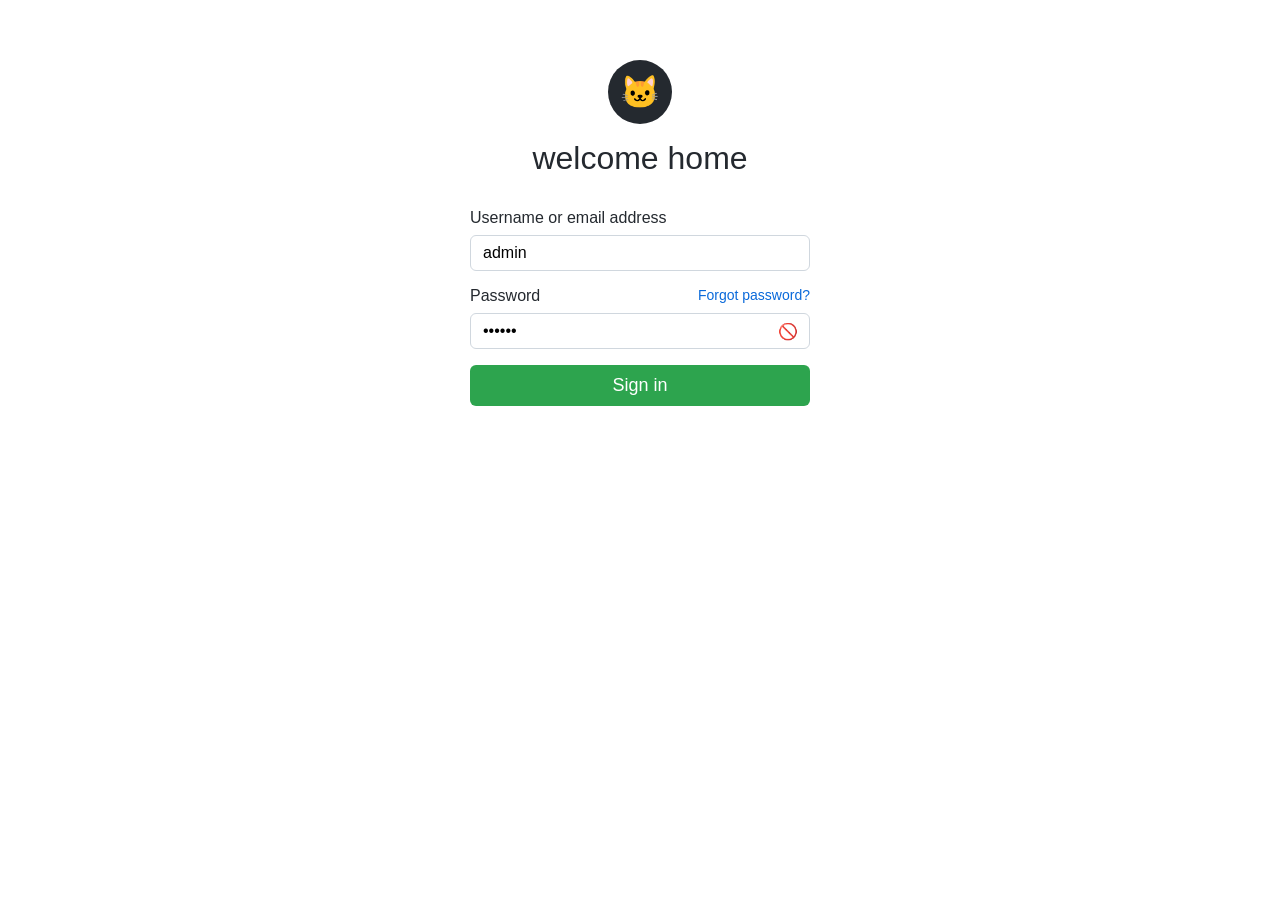
<file: index.html>
<!DOCTYPE html>
<html lang="en">
<head>
    <meta charset="UTF-8">
    <title>welcome home</title>
    <style>
        *{box-sizing: border-box;margin:0;padding:0;font-family: -apple-system, BlinkMacSystemFont, "Segoe UI", Roboto, sans-serif;}
        body{
            display:flex;
            flex-direction:column;
            align-items:center;
            padding:60px 20px;
            background:#fff;
        }
        .logo{
            width:64px;
            height:64px;
            border-radius:50%;
            background:#24292f;
            color:white;
            display:flex;
            align-items:center;
            justify-content:center;
            font-size:32px;
            margin-bottom:16px;
        }
        .title{
            font-size:32px;
            color:#24292f;
            margin-bottom:32px;
        }
        .form-wrap{
            width:340px;
        }
        .item{margin-bottom:16px;}
        label{
            display:block;
            text-align:left;
            margin-bottom:8px;
            font-weight:500;
            color:#24292f;
        }
        .row-link{
            display:flex;
            justify-content:space-between;
        }
        a{color:#0969da;text-decoration:none;font-size:14px;}
        input{
            width:100%;
            padding:8px 12px;
            font-size:16px;
            border:1px solid #d0d7de;
            border-radius:6px;
        }
        .pwd-box{
            position:relative;
        }
        .eye{
            position:absolute;
            right:12px;
            top:50%;
            transform:translateY(-50%);
            cursor:pointer;
        }
        button{
            width:100%;
            padding:10px;
            background:#2da44e;
            color:white;
            border:none;
            border-radius:6px;
            font-size:18px;
            cursor:pointer;
        }
        .tip{color:red;text-align:center;margin:10px 0;}
    </style>
</head>
<body>
    <div class="logo">🐱</div>
    <div class="title">welcome home</div>
    <div class="form-wrap">
        <form id="loginForm">
            <div class="item">
                <label>Username or email address</label>
                <input type="text" id="username" value="admin">
            </div>
            <div class="item">
                <div class="row-link">
                    <label>Password</label>
                    <a href="#">Forgot password?</a>
                </div>
                <div class="pwd-box">
                    <input type="password" id="password" value="123456">
                    <span class="eye" onclick="togglePwd()">🚫</span>
                </div>
            </div>
            <div class="tip" id="msg"></div>
            <button type="submit">Sign in</button>
        </form>
    </div>

    <script>
        // 密码显隐
        function togglePwd(){
            const pwdInput = document.getElementById('password');
            if(pwdInput.type === 'password'){
                pwdInput.type = 'text';
            }else{
                pwdInput.type = 'password';
            }
        }
        const form = document.getElementById('loginForm');
        form.addEventListener('submit', function(e){
            e.preventDefault(); // 阻止表单默认提交
            const user = document.getElementById('username').value.trim();
            const pwd = document.getElementById('password').value.trim();
            // 默认账号密码
            const okUser = 'admin';
            const okPwd = '123456';
            if(user === okUser && pwd === okPwd){
                // ========== 这里改你要跳转的页面 ==========
                window.location.href = 'home.html';
            }else{
                document.getElementById('msg').innerText = '账号密码错误';
            }
        })
    </script>
</body>
</html>
</file>
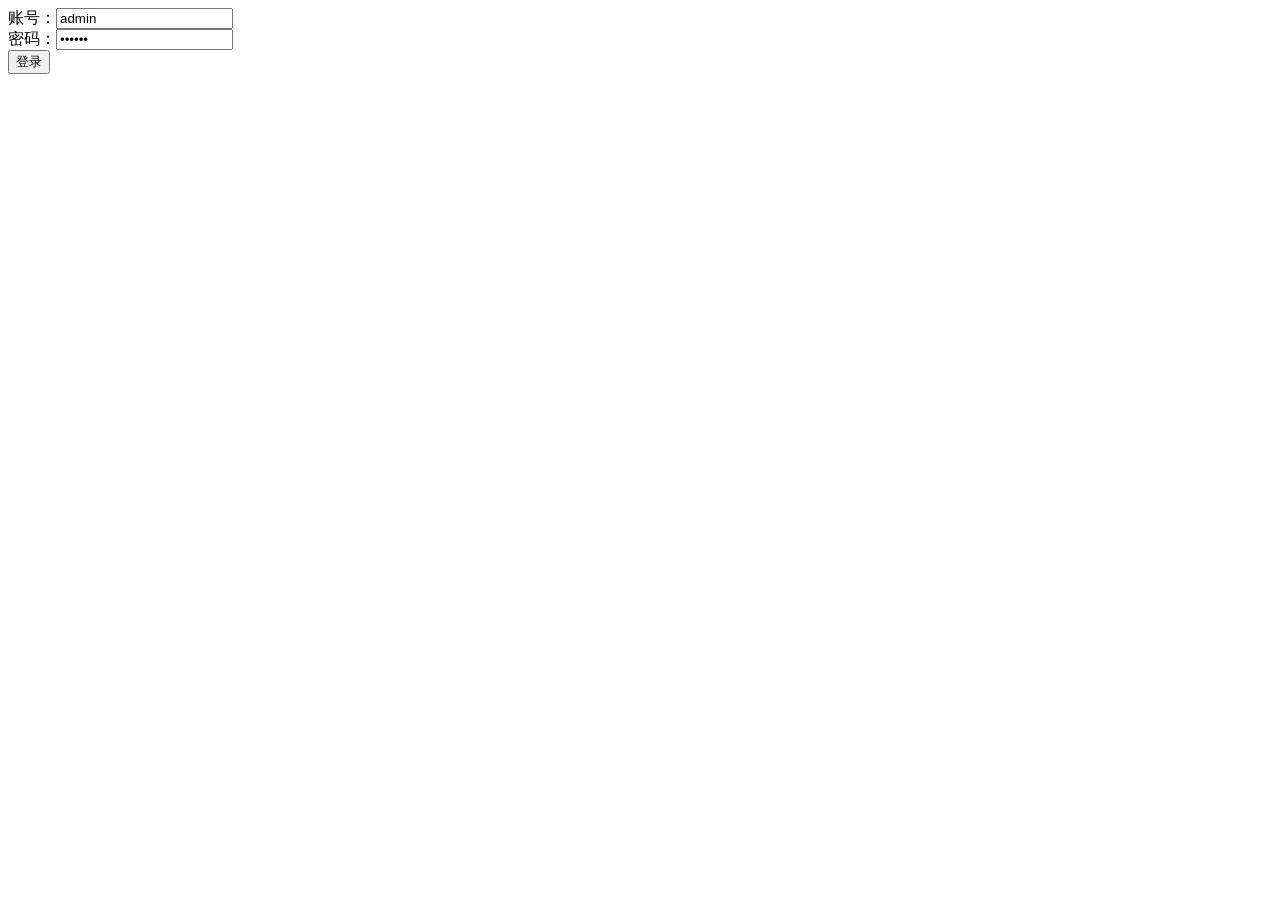
<file: login.html>
<!DOCTYPE html>
<html lang="zh-CN">
<head>
    <meta charset="UTF-8">
    <title>登录页</title>
</head>
<body>
    <form id="loginForm">
        <div>账号：<input type="text" id="username" value="admin"></div>
        <div>密码：<input type="password" id="password" value="123456"></div>
        <div id="tip" style="color:red"></div>
        <button type="submit">登录</button>
    </form>

    <script>
        const form = document.getElementById('loginForm');
        form.addEventListener('submit',function(e){
            e.preventDefault();
            const user = document.getElementById('username').value;
            const pwd = document.getElementById('password').value;

            // 设置默认账号密码
            const defaultUser = 'admin';
            const defaultPwd = '123456';

            if(user === defaultUser && pwd === defaultPwd){
                // 登录成功，跳转到目标页面
                window.location.href = 'home.html';
            }else{
                document.getElementById('tip').innerText = '账号或密码错误';
            }
        })
    </script>
</body>
</html>
</file>
